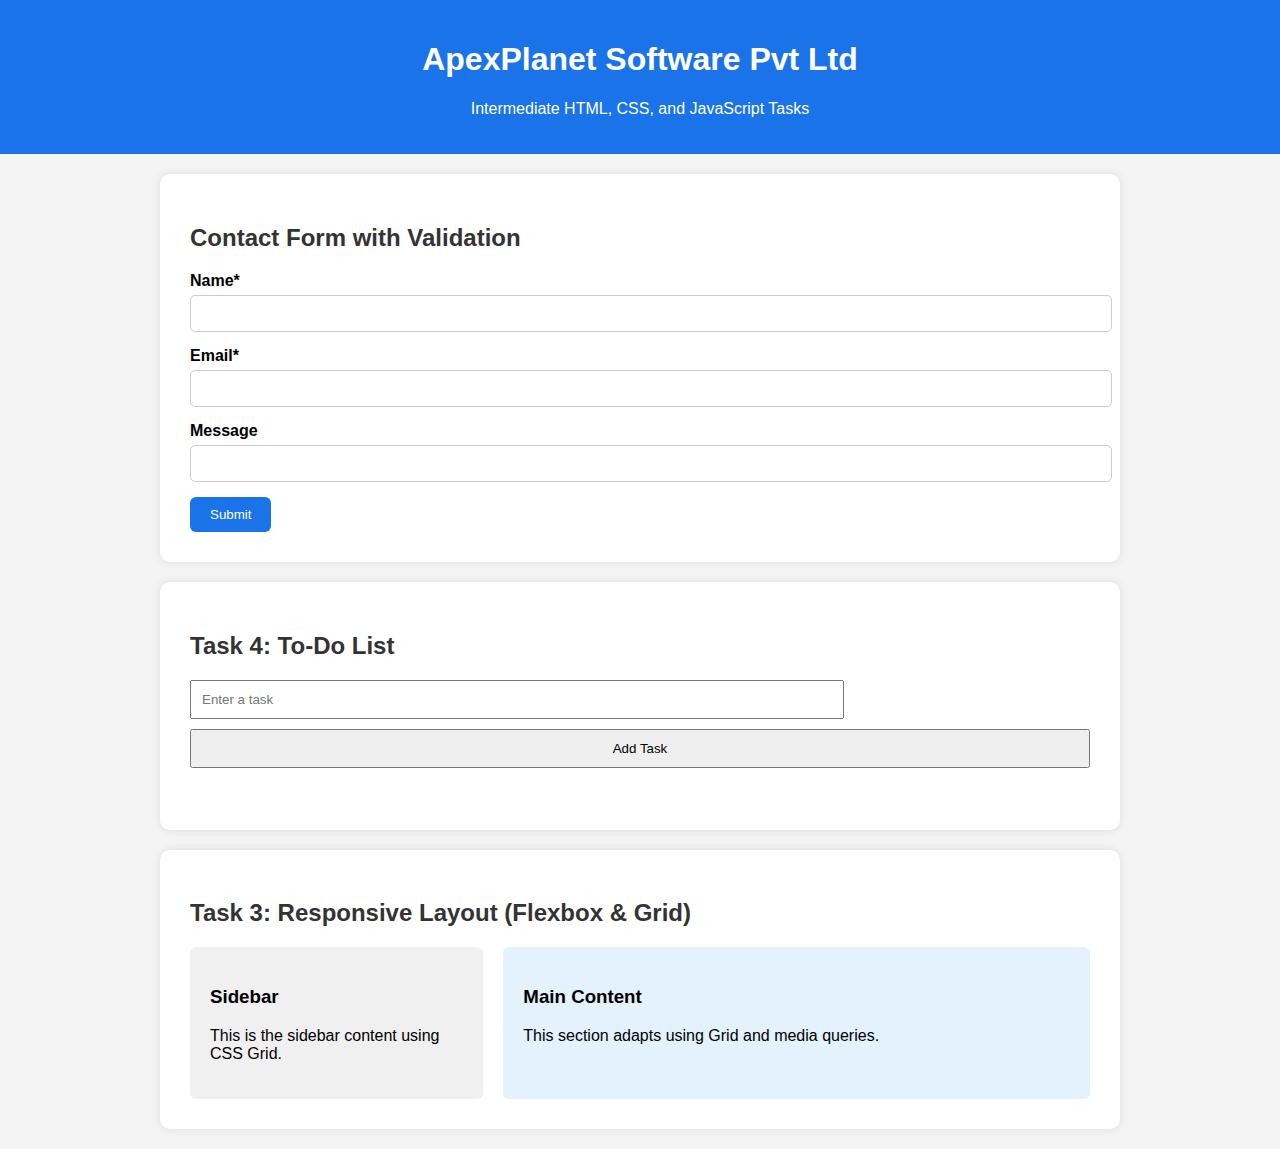
<file: Task2/index.html>
<!DOCTYPE html>
<html lang="en">
<head>
  <meta charset="UTF-8" />
  <meta name="viewport" content="width=device-width, initial-scale=1.0"/>
  <title>ApexPlanet | Web Tasks</title>
  <link rel="stylesheet" href="style.css">
</head>
<body>

  <header>
    <h1>ApexPlanet Software Pvt Ltd</h1>
    <p>Intermediate HTML, CSS, and JavaScript Tasks</p>
  </header>

  
  <section>
    <h2>Contact Form with Validation</h2>
    <form class="contact-form" id="contactForm">
      <div class="form-group">
        <label>Name*</label>
        <input type="text" id="name" />
      </div>

      <div class="form-group">
        <label>Email*</label>
        <input type="email" id="email" />
      </div>

      <div class="form-group">
        <label>Message</label>
        <input type="text" id="message" />
      </div>

      <button type="submit" class="submit-btn">Submit</button>
    </form>
  </section>

 
  <section>
    <h2>Task 4: To-Do List</h2>
    <div class="todo-container">
      <input type="text" id="todo-input" placeholder="Enter a task" />
      <button onclick="addTask()">Add Task</button>
      <ul id="todo-list"></ul>
    </div>
  </section>

 
  <section>
    <h2>Task 3: Responsive Layout (Flexbox & Grid)</h2>
    <div class="grid-layout">
      <div class="sidebar">
        <h3>Sidebar</h3>
        <p>This is the sidebar content using CSS Grid.</p>
      </div>
      <div class="main-content">
        <h3>Main Content</h3>
        <p>This section adapts using Grid and media queries.</p>
      </div>
    </div>
  </section>

  <script src="script.js"></script>
</body>
</html>
</file>
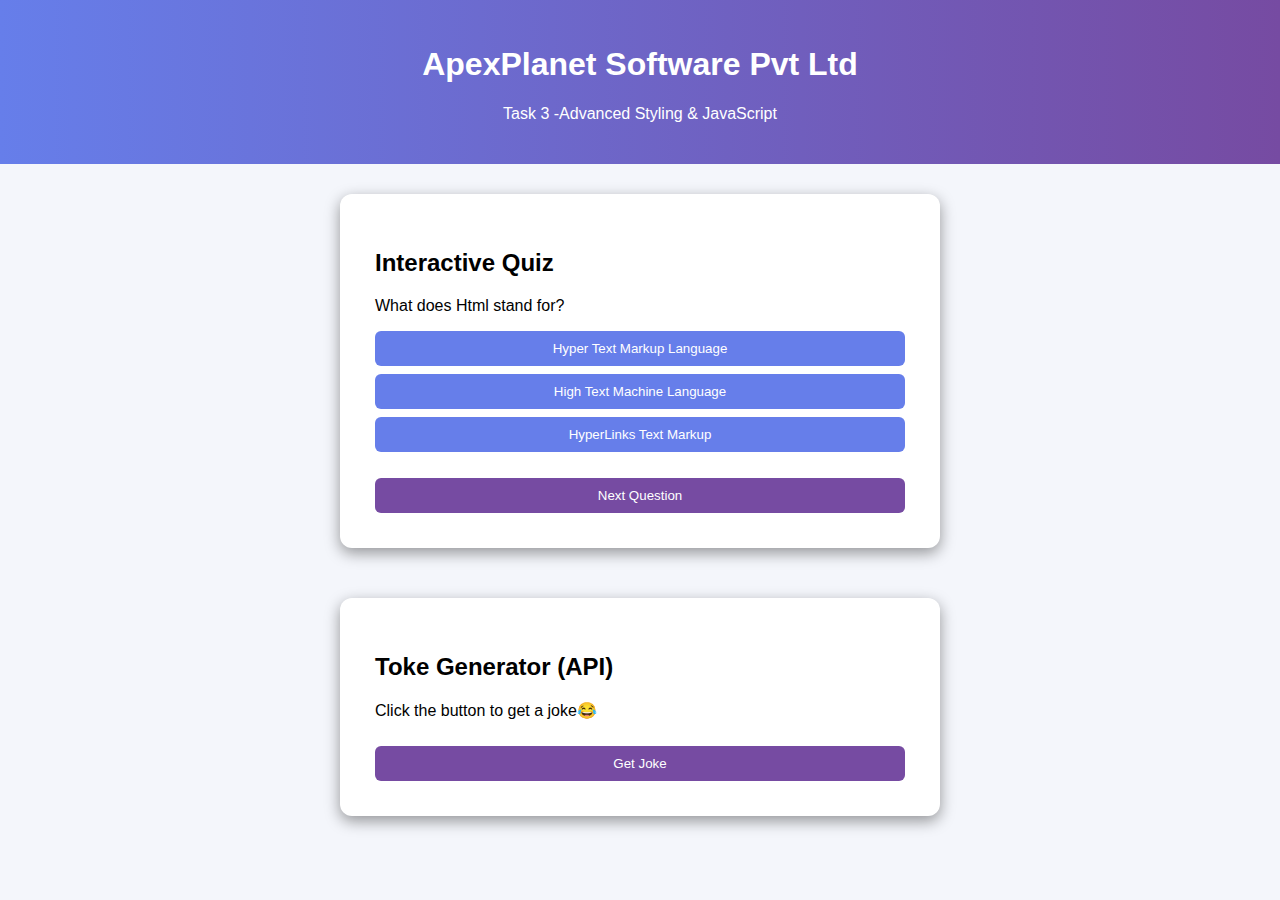
<file: Task3/index.html>
<!DOCTYPE html>
<html lang="en">
<head>
    <meta charset="UTF-8">
    <meta name="viewport" content="width=device-width, initial-scale=1.0">
    <title>ApexPlanet Task 3</title>
    <link rel="stylesheet" href="style.css">
</head>
<body>
    <header>
        <h1>ApexPlanet Software Pvt Ltd</h1>
        <p>Task 3 -Advanced Styling  & JavaScript</p>
    </header>

    <main class="container">

        <section class="card">
            <h2>Interactive Quiz</h2>
            <p id="question">Question text</p>

            <div id="options">

            </div>

            <p id="result"></p>
            <button id="nextBtn" onclick="nextQuestion()">Next Question</button>
        </section>

        <section class="card">
            <h2>Toke Generator (API)</h2>
            <p id="joke">Click the button to get a joke😂</p>
            <button onclick="getJoke()">Get Joke</button>
        </section>
    </main>

    <script src="script.js"></script>
</body>
</html>
</file>
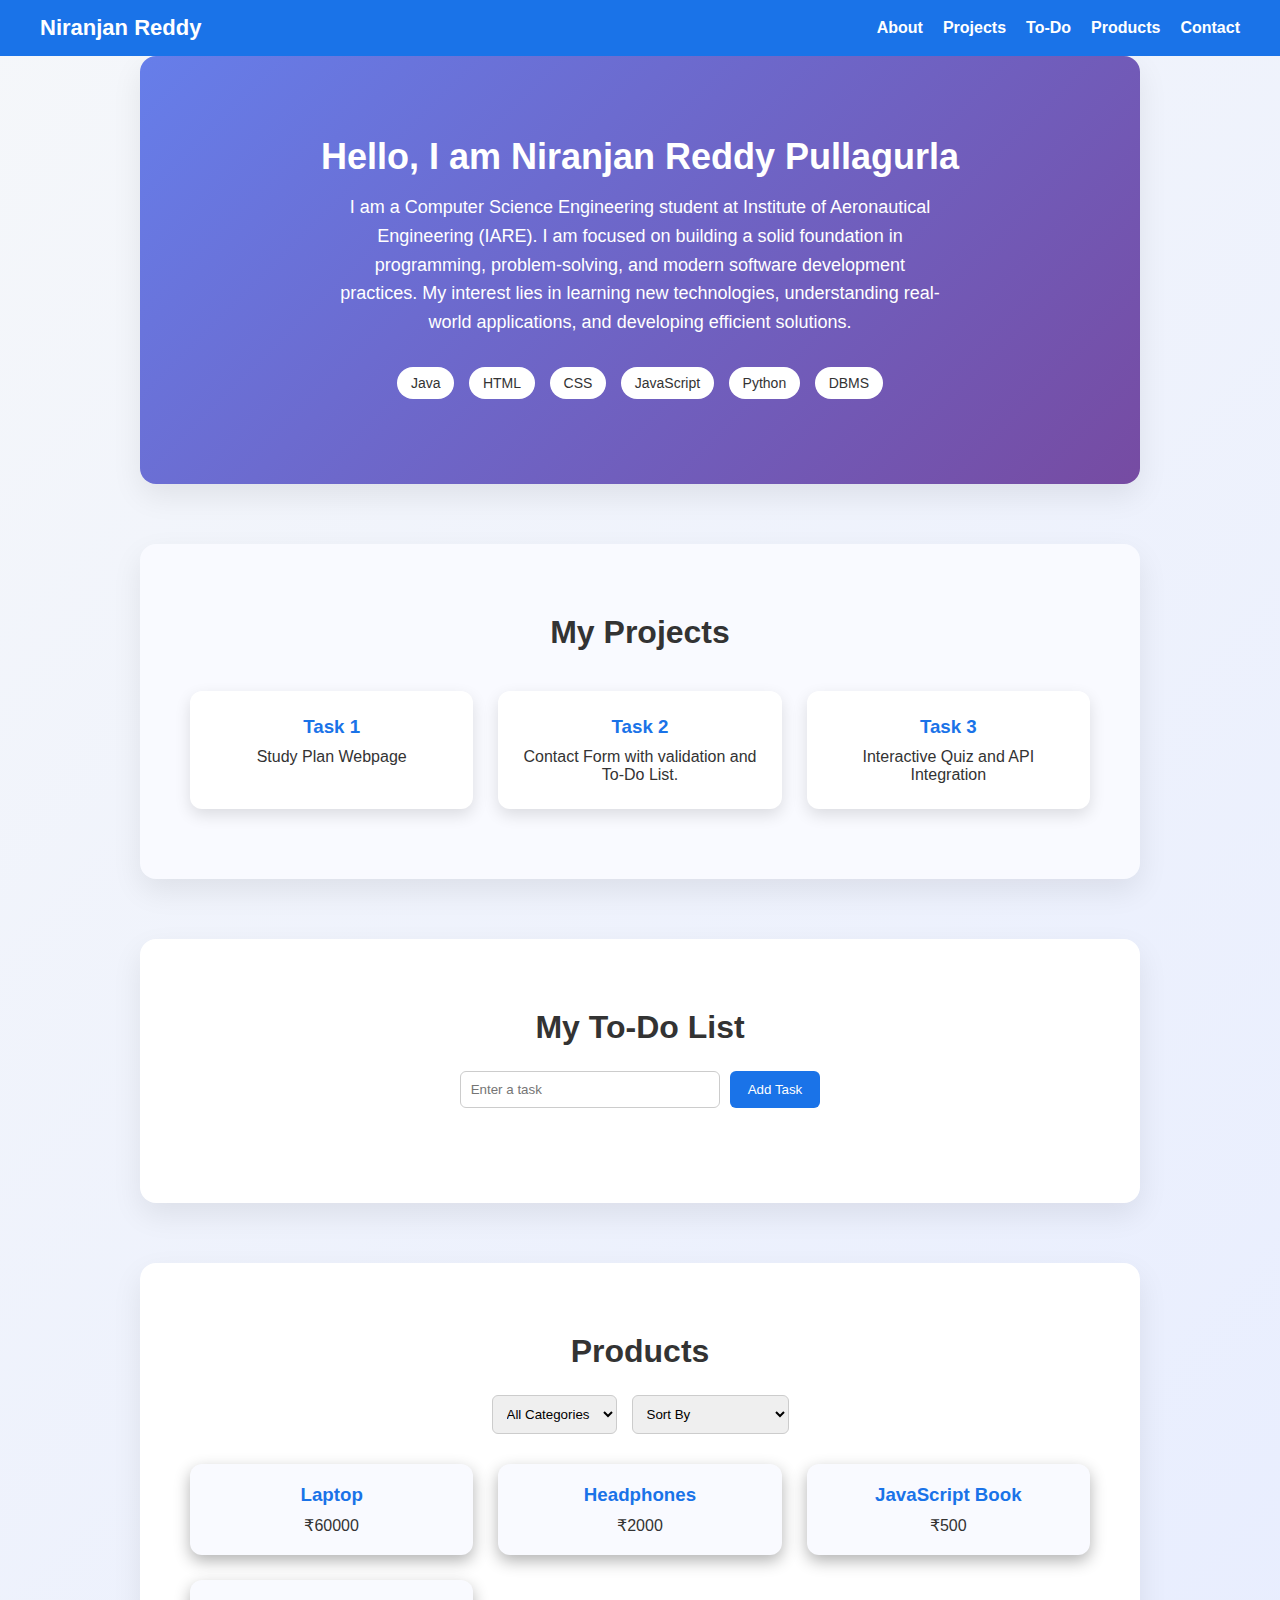
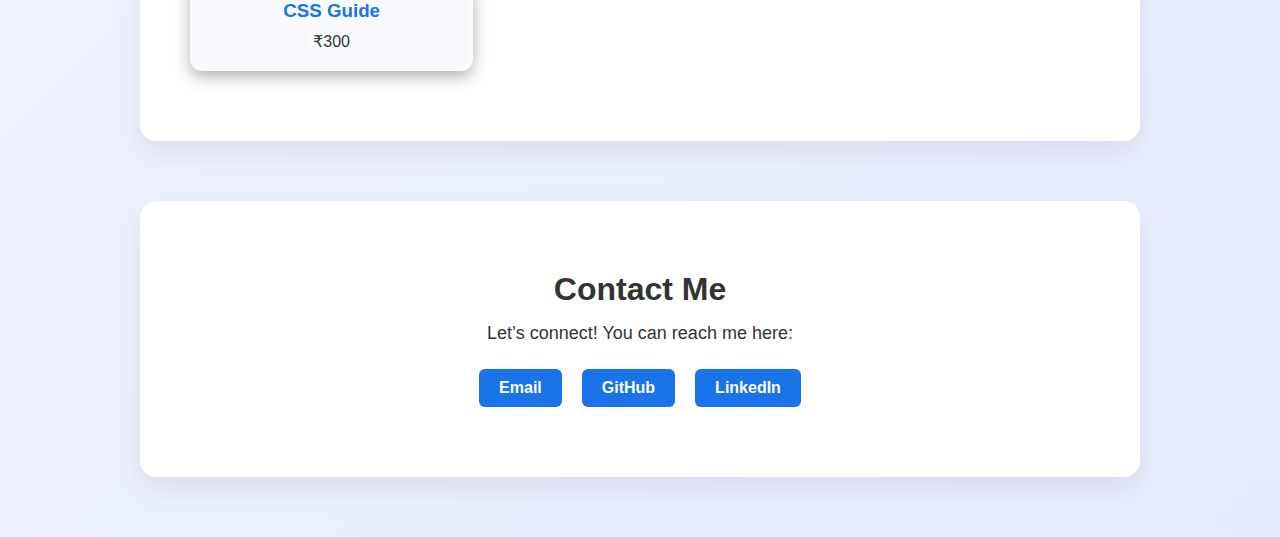
<file: Task4/index.html>
<!DOCTYPE html>
<html lang="en">
<head>
    <meta charset="UTF-8">
    <meta name="viewport" content="width=device-width, initial-scale=1.0">
    <title>Portfolio App</title>
    <link rel="stylesheet" href="style.css">
</head>
<body>
    <nav class="navbar">
        <h2 class="logo">Niranjan Reddy</h2>
        <ul class="nav-links">
            <li><a href="#about">About</a></li>
            <li><a href="#projects">Projects</a></li>
            <li><a href="#todo">To-Do</a></li>
            <li><a href="#products">Products</a></li>
            <li><a href="#contact">Contact</a></li>
        </ul>
    </nav>

    <section id="about" class="about">
        <h1>Hello, I am Niranjan Reddy Pullagurla</h1>
        <p> I am a Computer Science Engineering student at Institute of Aeronautical Engineering (IARE). I am focused on building a solid foundation in programming, problem-solving, and modern software development practices. My interest lies in learning new technologies, understanding real-world applications, and developing efficient solutions.</p>

        <div class="skills">
             <span>Java</span>
            <span>HTML</span>
            <span>CSS</span>
            <span>JavaScript</span>
            <span>Python</span>
            <span>DBMS</span>
        </div>
    </section>

   <section id="projects" class="projects">
    <h2>My Projects</h2>

    <div class="project-grid">
        <div class="project-card">
            <h3>Task 1</h3>
            <p>Study Plan Webpage </p>
        </div>

        <div class="project-card">
            <h3>Task 2</h3>
            <p>Contact Form with validation and To-Do List. </p>
        </div>

        <div class="project-card">
            <h3>Task 3</h3>
            <p>Interactive Quiz and API Integration </p>
        </div>

        
    </div>
   </section>

   <section id="todo" class="todo-section">
    <h2>My To-Do List</h2>
    <div class="todo-box">
        <input type="text" id="taskInput" placeholder="Enter a task">
        <button onclick="addTask()">Add Task</button>
    </div>

    <ul id="taskList"></ul>
   </section>


   <section id="products" class="products-section">
    <h2>Products</h2>

    <div class="controls">
        <select  id="categoryFilter" onchange="renderProducts()">
            <option value="all">All Categories</option>
            <option value="tech">Tech</option>
            <option value="books">Books</option>
        </select>

        <select  id="sortPrice" onchange="renderProducts()">
            <option value="default">Sort By</option>
            <option value="low">Price : Low To High</option>
            <option value="high">Price : High To Low</option>
        </select>
    </div>

    <div id="productGrid" class="product-grid"></div>
   </section>


   <section id="contact" class="contact-section">
  <h2>Contact Me</h2>
  <p>Let’s connect! You can reach me here:</p>

  <div class="contact-links">
    <a href="mailto:niranjanreddypullagurla@gmail.com">Email</a>
    <a href="https://github.com/niranjanreddypullagurla" target="_blank">GitHub</a>
    <a href="https://www.linkedin.com/in/niranjanreddy-pullagurla-193165378/" target="_blank">LinkedIn</a>
  </div>
</section>


   <script src="script.js"></script>

</body>
</html>
</file>
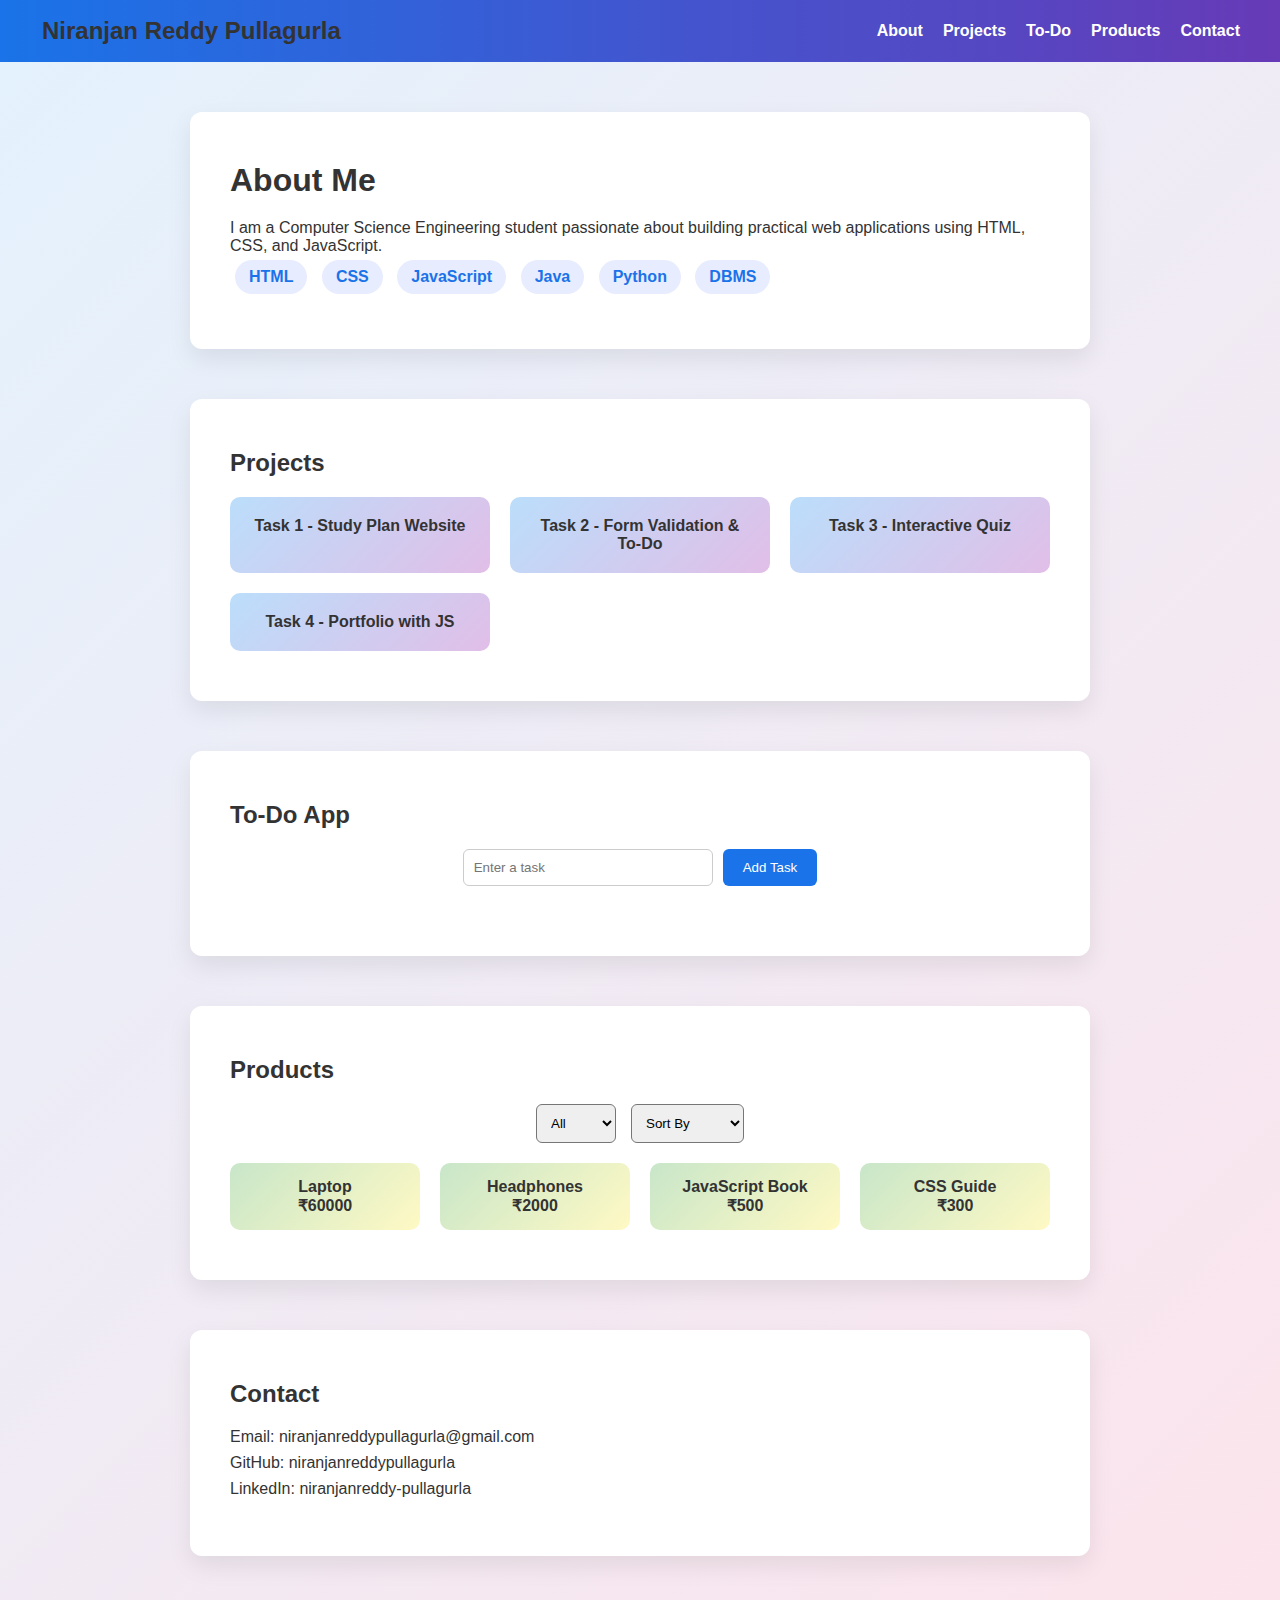
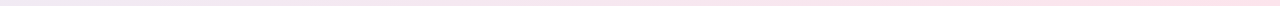
<file: Task5/index.html>
<!DOCTYPE html>
<html lang="en">
<head>
<meta charset="UTF-8">
<meta name="viewport" content="width=device-width, initial-scale=1.0">
<title>Task-5 Portfolio</title>
<link rel="stylesheet" href="style.css">
</head>
<body>

<nav class="navbar">
  <h2 class="logo">Niranjan Reddy Pullagurla</h2>
  <ul class="nav-links">
    <li><a href="#about">About</a></li>
    <li><a href="#projects">Projects</a></li>
    <li><a href="#todo">To-Do</a></li>
    <li><a href="#products">Products</a></li>
    <li><a href="#contact">Contact</a></li>
  </ul>
</nav>

<section id="about">
  <h1>About Me</h1>
  <p>I am a Computer Science Engineering student passionate about building practical web applications using HTML, CSS, and JavaScript.</p>
  <div class="skills">
    <span>HTML</span>
    <span>CSS</span>
    <span>JavaScript</span>
    <span>Java</span>
    <span>Python</span>
    <span>DBMS</span>
  </div>
</section>

<section id="projects">
  <h2>Projects</h2>
  <div class="project-list">
    <div class="project-card">Task 1 - Study Plan Website</div>
    <div class="project-card">Task 2 - Form Validation & To-Do</div>
    <div class="project-card">Task 3 - Interactive Quiz</div>
    <div class="project-card">Task 4 - Portfolio with JS</div>
  </div>
</section>

<section id="todo">
  <h2>To-Do App</h2>
  <div class="todo-box">
    <input type="text" id="taskInput" placeholder="Enter a task">
    <button id="addTask">Add Task</button>
  </div>
  <ul id="taskList"></ul>
</section>

<section id="products">
  <h2>Products</h2>
  <div class="controls">
    <select id="category">
      <option value="All">All</option>
      <option value="Tech">Tech</option>
      <option value="Books">Books</option>
    </select>
    <select id="sort">
      <option value="Default">Sort By</option>
      <option value="Low">Low to High</option>
      <option value="High">High to Low</option>
    </select>
  </div>
  <div class="product-list"></div>
</section>

<section id="contact">
  <h2>Contact</h2>
  <p>Email: niranjanreddypullagurla@gmail.com</p>
  <p>GitHub: niranjanreddypullagurla</p>
  <p>LinkedIn: niranjanreddy-pullagurla</p>
</section>

<script src="script.js"></script>
</body>
</html>
</file>
<file: Task2/style.css>
body {
  font-family: Arial, sans-serif;
  margin: 0;
  background-color: #f4f4f4;
}


header {
  background-color: #1a73e8;
  color: white;
  padding: 20px;
  text-align: center;
}


section {
  padding: 30px;
  margin: 20px auto;
  background-color: white;
  border-radius: 10px;
  max-width: 900px;
  box-shadow: 0 0 10px rgba(0,0,0,0.1);
}

h2 {
  color: #333;
}


.contact-form .form-group {
  margin-bottom: 15px;
}

.contact-form label {
  display: block;
  font-weight: bold;
}

.contact-form input {
  width: 100%;
  padding: 10px;
  margin-top: 5px;
  border: 1px solid #ccc;
  border-radius: 5px;
}

.submit-btn {
  background-color: #1a73e8;
  color: white;
  padding: 10px 20px;
  border: none;
  border-radius: 6px;
  cursor: pointer;
}

.submit-btn:hover {
  background-color: #135fd1;
}


.grid-layout {
  display: grid;
  grid-template-columns: 1fr 2fr;
  gap: 20px;
}

.sidebar {
  background-color: #f0f0f0;
  padding: 20px;
  border-radius: 6px;
}

.main-content {
  background-color: #e3f2fd;
  padding: 20px;
  border-radius: 6px;
}


.todo-container {
  display: flex;
  flex-direction: column;
}

.todo-container input {
  padding: 10px;
  width: 70%;
}

.todo-container button {
  margin-top: 10px;
  padding: 10px;
}

.todo-container ul {
  list-style: none;
  padding: 0;
}

.todo-container li {
  background-color: #f0f0f0;
  margin-top: 10px;
  padding: 10px;
  border-radius: 6px;
  display: flex;              
  justify-content: space-between;
}

.remove {
  color: red;
  cursor: pointer;
  font-weight: bold;
}


@media (max-width: 768px) {
  .grid-layout {
    grid-template-columns: 1fr;
  }
}
</file>
<file: Task3/style.css>
*{
   box-sizing: border-box;
   font-family: Arial, Helvetica, sans-serif;
}
body{
    margin: 0;
    background: #f4f6fb;
}

header{
    background: linear-gradient(90deg,#667eea,#764ba2);
    color: white;
    text-align: center;
    padding: 25px;
}

.container{
    display: flex;
    justify-content: center;
    gap: 50px;
    padding: 30px;
    flex-wrap: wrap;
}

.card{
    background: white;
    max-width: 600px;
    height: auto;
    width: 100%;
    padding: 35px;
    border-radius: 12px;
    
    box-shadow: 0 5px 15px rgba(0,0,0,0.4);
}
#options button{
    display: block;
    width: 100%;
    margin: 8px 0;
    border: none;
    background-color: #667eea;
    color: white;
    border-radius: 6px;
    cursor: pointer;
}
#options button:hover{
    background-color: #5a67d8;

}
#result{
    margin-top: 10px;
    font-weight: bold;
}

button{
    margin-top: 10px;
    padding: 10px;
    width: 100%;
    background-color: #764ba2;
    color: white;
    border: none;
    border-radius: 6px;
    cursor: pointer;
}
button:hover{
    background-color: #5f3c8c;
}

@media (max-width:760px){
    .container{
        flex-direction: column;
        align-items: center;
    }
}
</file>
<file: Task4/style.css>
*{
    margin: 0;
    padding: 0;
    box-sizing: border-box;
    font-family: Arial, Helvetica, sans-serif;
}

body{
    margin: 0;
    font-family: Arial, Helvetica, sans-serif;
    background: linear-gradient(135deg,#f5f7fa,#e6ecff);
    color: #333;
}

section{
    background-color: white;
    margin: 60px auto;
    padding: 70px 30px;
    max-width: 1000px;
    border-radius: 16px;
    box-shadow: 0 12px 30px rgba(0, 0, 0, 0.08);
}

.navbar{
    position: sticky;
    top: 0;
    z-index: 1000;
    background-color: #1a73e8;
    color: white;
    display: flex;
    justify-content: space-between;
    align-items: center;
    padding: 15px 40px;
}

.logo{
    font-size: 22px;
}

.nav-links{
    list-style: none;
    display: flex;
    gap: 20px;
}

.nav-links a{
    color: white;
    text-decoration: none;
    font-weight: bold;
}

.nav-links a:hover{
    text-decoration: underline;
}

.about{
    margin-top: 0;
    padding: 80px 20px;
    text-align: center;
    background: linear-gradient(135deg, #667eea, #764ba2);
    color: white;
}

.about h1{
    font-size: 36px;
    margin-bottom: 15px;
}

.about p{
    max-width: 600px;
    margin: auto;
    font-size: 18px;
    line-height: 1.6;
}

.skills{
    margin-top: 25px;
}

.skills span{
    background-color: white;
    color: #333;
    padding: 8px 14px;
    margin: 5px;
    border-radius: 20px;
    display:inline-block;
    font-size:14px;
}

.projects{
    padding: 70px 20px;
    background-color: #f9faff;
    text-align:center;
}

.projects h2{
    font-size: 32px;
    margin-bottom: 40px;
    color: #333;
}

.project-grid{
    display: grid;
    grid-template-columns: repeat(auto-fit, minmax(250px,1fr));
    gap: 25px;
    max-width: 900px;
    margin: auto;
}

.project-card{
    background-color: white;
    padding: 25px;
    border-radius: 12px;
    box-shadow: 0 6px 16px rgba(0, 0, 0, 0.12);
    transition: transform 0.3s ease, box-shadow 0.3s ease;
}

.project-card:hover{
    transform: translateY(-8px);
    box-shadow: 0 8px 20px rgba(0, 0, 0, 0.15);
}

.project-card h3{
    color: #1a73e8;
    margin-bottom: 10px;
}

.todo-section{
    padding: 70px 20px;
    background-color: #ffffff;
    text-align: center;
}

.todo-section h2{
    font-size: 32px;
    margin-bottom: 25px;
    color: #333;
}

.todo-box{
    display: flex;
    justify-content: center;
    gap: 10px;
    margin-bottom: 25px;
}

.todo-box input{
    padding: 10px;
    width: 260px;
    border: 1px solid #ccc;
    border-radius: 6px;
}

.todo-box button{
    padding: 10px 18px;
    border: none;
    background-color: #1a73e8;
    color: white;
    border-radius: 6px;
    cursor: pointer;
}

.todo-box button:hover{
    background-color: #135fd1;
}

#taskList{
    list-style: none;
    max-width: 400px;
    margin: auto;
    padding:0;
}

#taskList li{
    background-color: #f4f6fb;
    margin: 10px 0;
    padding: 10px 15px;
    border-radius: 6px;
    display: flex;
    justify-content: space-between;
    align-items: center;
}

.delete{
    color: red;
    cursor: pointer;
    font-weight: bold;
}


/* products */
.products-section{
    padding: 70px 20px;
    text-align: center;
    background-color: #ffffff;

}
.products-section h2{
    font-size: 32px;
    margin-bottom: 25px;
    color: #333;
}
.controls{
    display: flex;
    justify-content:center ;
    gap: 15px;
    margin-bottom: 30px;
}
.controls select{
 padding: 10px;
 border-radius: 6px;
 border: 1px solid #ccc;
}
.product-grid{
    display: grid;
    grid-template-columns: repeat(auto-fit,minmax(220px,1fr));
    gap: 25px;
    max-width: 900px;
    margin: auto;
}

.product-card{
    background-color: #f9faff;
    padding: 20px;
    border-radius: 12px;
    box-shadow: 0 6px 16px rgba(0,0,0,0.3);
}
.product-card h3{
    margin-bottom: 10px;
    color: #1a73e8;
}


.contact-section{
    padding: 70px 20px;
    text-align: center;
    background-color: #ffffff;
}

.contact-section h2{
    font-size: 32px;
    margin-bottom: 15px;
    color: #333;
}

.contact-section p{
    margin-bottom: 25px;
    font-size: 18px;
}

.contact-links{
    display: flex;
    justify-content: center;
    gap: 20px;
}

.contact-links a{
    text-decoration: none;
    padding: 10px 20px;
    border-radius: 6px;
    background-color: #1a73e8;
    color: white;
    font-weight: bold;
}

.contact-links a:hover{
    background-color: #135fd1;
}


@media (max-width: 768px){

    .navbar{
        flex-direction: column;
        gap: 10px;
    }

    .nav-links{
        flex-wrap: wrap;
        justify-content: center;
    }

    .todo-box{
        flex-direction: column;
    }

    .todo-box input{
        width: 100%;
    }

    .controls{
        flex-direction: column;
    }

    section{
        margin: 40px 15px;
        padding: 50px 20px;
    }
}
</file>
<file: Task5/style.css>
*{
margin:0;
padding:0;
box-sizing:border-box;
font-family:Arial,Helvetica,sans-serif;
}

body{
background:linear-gradient(135deg,#e3f2fd,#fce4ec);
color:#333;
}

.navbar{
background:linear-gradient(90deg,#1a73e8,#673ab7);
padding:15px 40px;
display:flex;
justify-content:space-between;
align-items:center;
color:white;
}
.logo{
    margin: 2px;
}

.nav-links{
list-style:none;
display:flex;
gap:20px;
}

.nav-links a{
color:white;
text-decoration:none;
font-weight:bold;
}

section{
background:white;
max-width:900px;
margin:50px auto;
padding:50px 40px;
border-radius:12px;
box-shadow:0 10px 25px rgba(0,0,0,0.08);
}

h1,h2{
margin-bottom:20px;
color:#333;
}

.skills span{
display:inline-block;
background:#e8ecff;
color:#1a73e8;
padding:8px 14px;
border-radius:20px;
margin:5px;
font-weight:bold;
}

.project-list{
display:grid;
grid-template-columns:repeat(auto-fit,minmax(220px,1fr));
gap:20px;
}

.project-card{
background:linear-gradient(135deg,#bbdefb,#e1bee7);
padding:20px;
border-radius:10px;
text-align:center;
font-weight:bold;
}

.todo-box{
display:flex;
justify-content:center;
gap:10px;
margin-bottom:20px;
}

.todo-box input{
padding:10px;
width:250px;
border-radius:6px;
border:1px solid #ccc;
}

.todo-box button{
padding:10px 20px;
border:none;
border-radius:6px;
background:#1a73e8;
color:white;
cursor:pointer;
}

#taskList{
list-style:none;
max-width:400px;
margin:auto;
}

#taskList li{
background:#f3e5f5;
margin:10px 0;
padding:10px 15px;
border-radius:6px;
display:flex;
justify-content:space-between;
align-items:center;
}

#taskList button{
background:red;
color:white;
border:none;
border-radius:4px;
padding:5px 10px;
cursor:pointer;
}

.controls{
display:flex;
justify-content:center;
gap:15px;
margin-bottom:20px;
}

.controls select{
padding:10px;
border-radius:6px;
}

.product-list{
display:grid;
grid-template-columns:repeat(auto-fit,minmax(180px,1fr));
gap:20px;
}

.product-card{
background:linear-gradient(135deg,#c8e6c9,#fff9c4);
padding:15px;
border-radius:10px;
text-align:center;
font-weight:bold;
}

#contact p{
margin:8px 0;
}

@media(max-width:600px){
.navbar{
flex-direction:column;
gap:10px;
}
.todo-box{
flex-direction:column;
}
.todo-box input{
width:100%;
}
}
</file>
